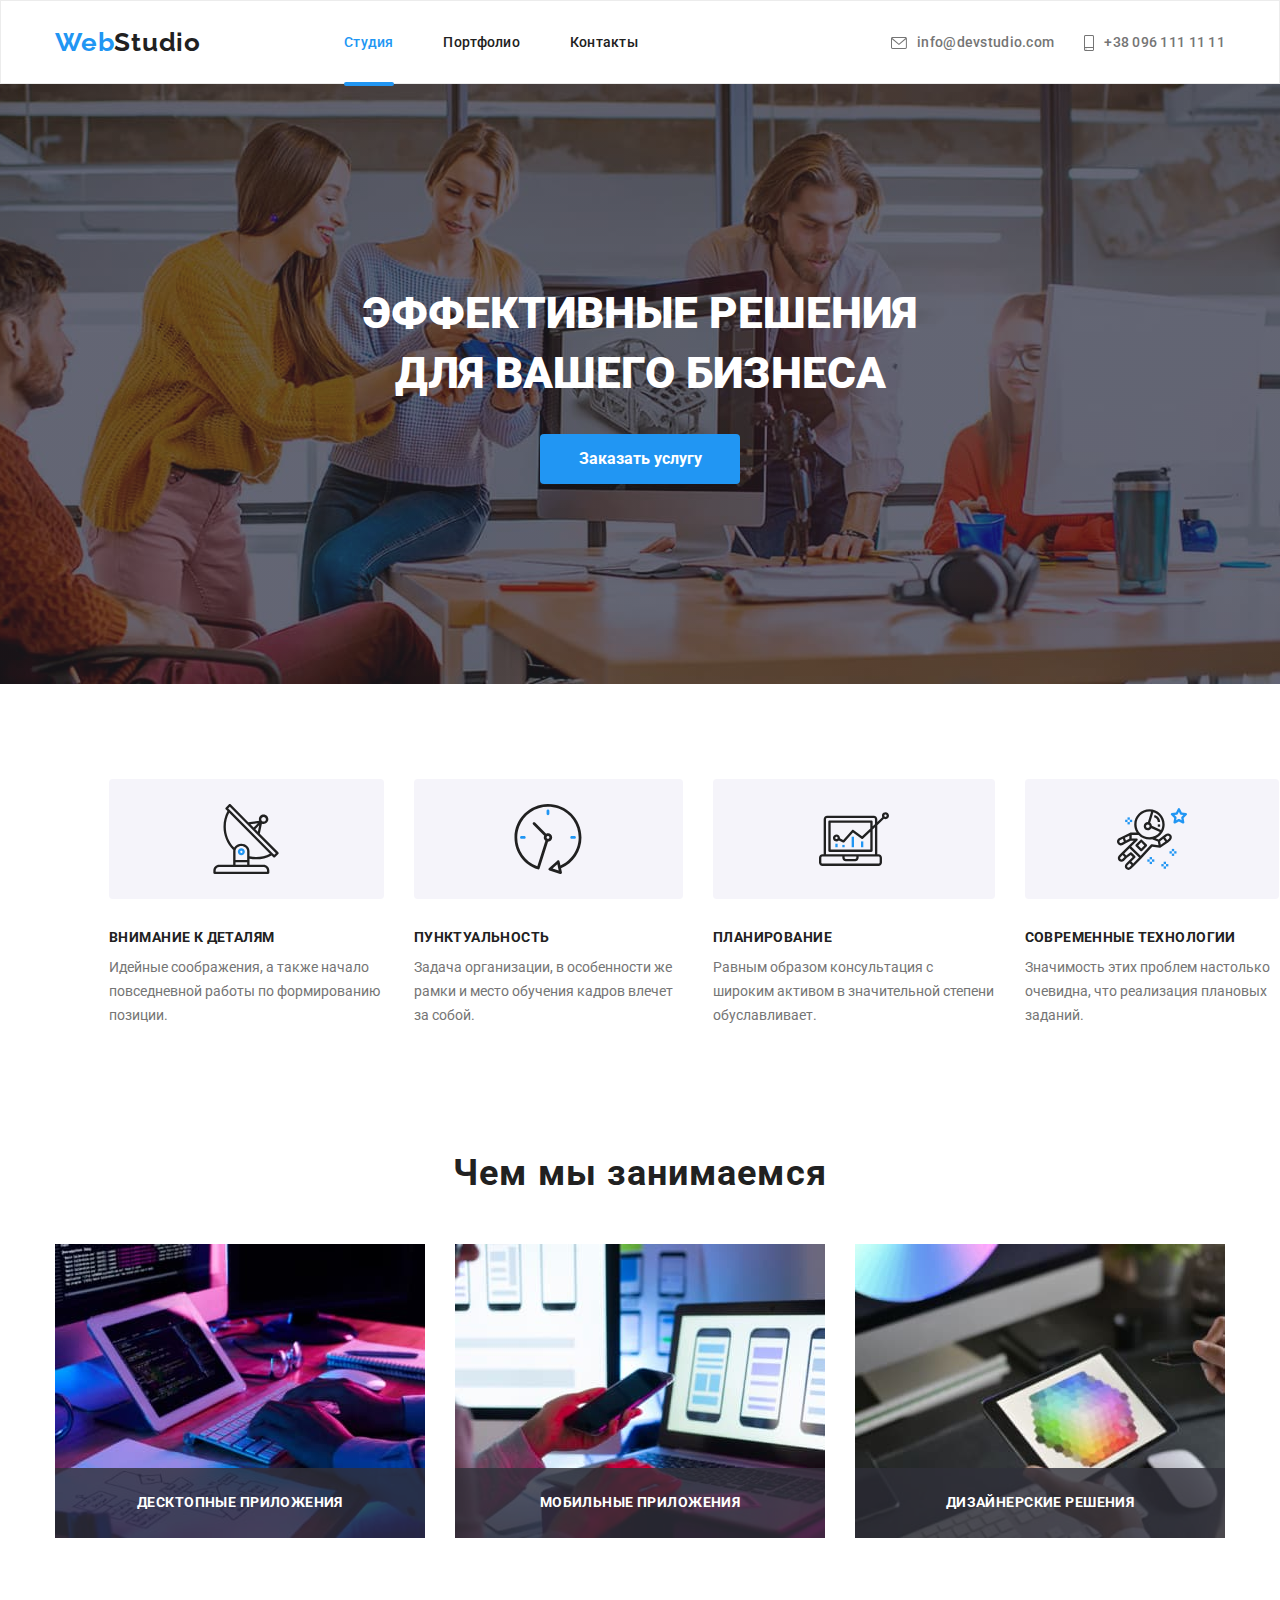
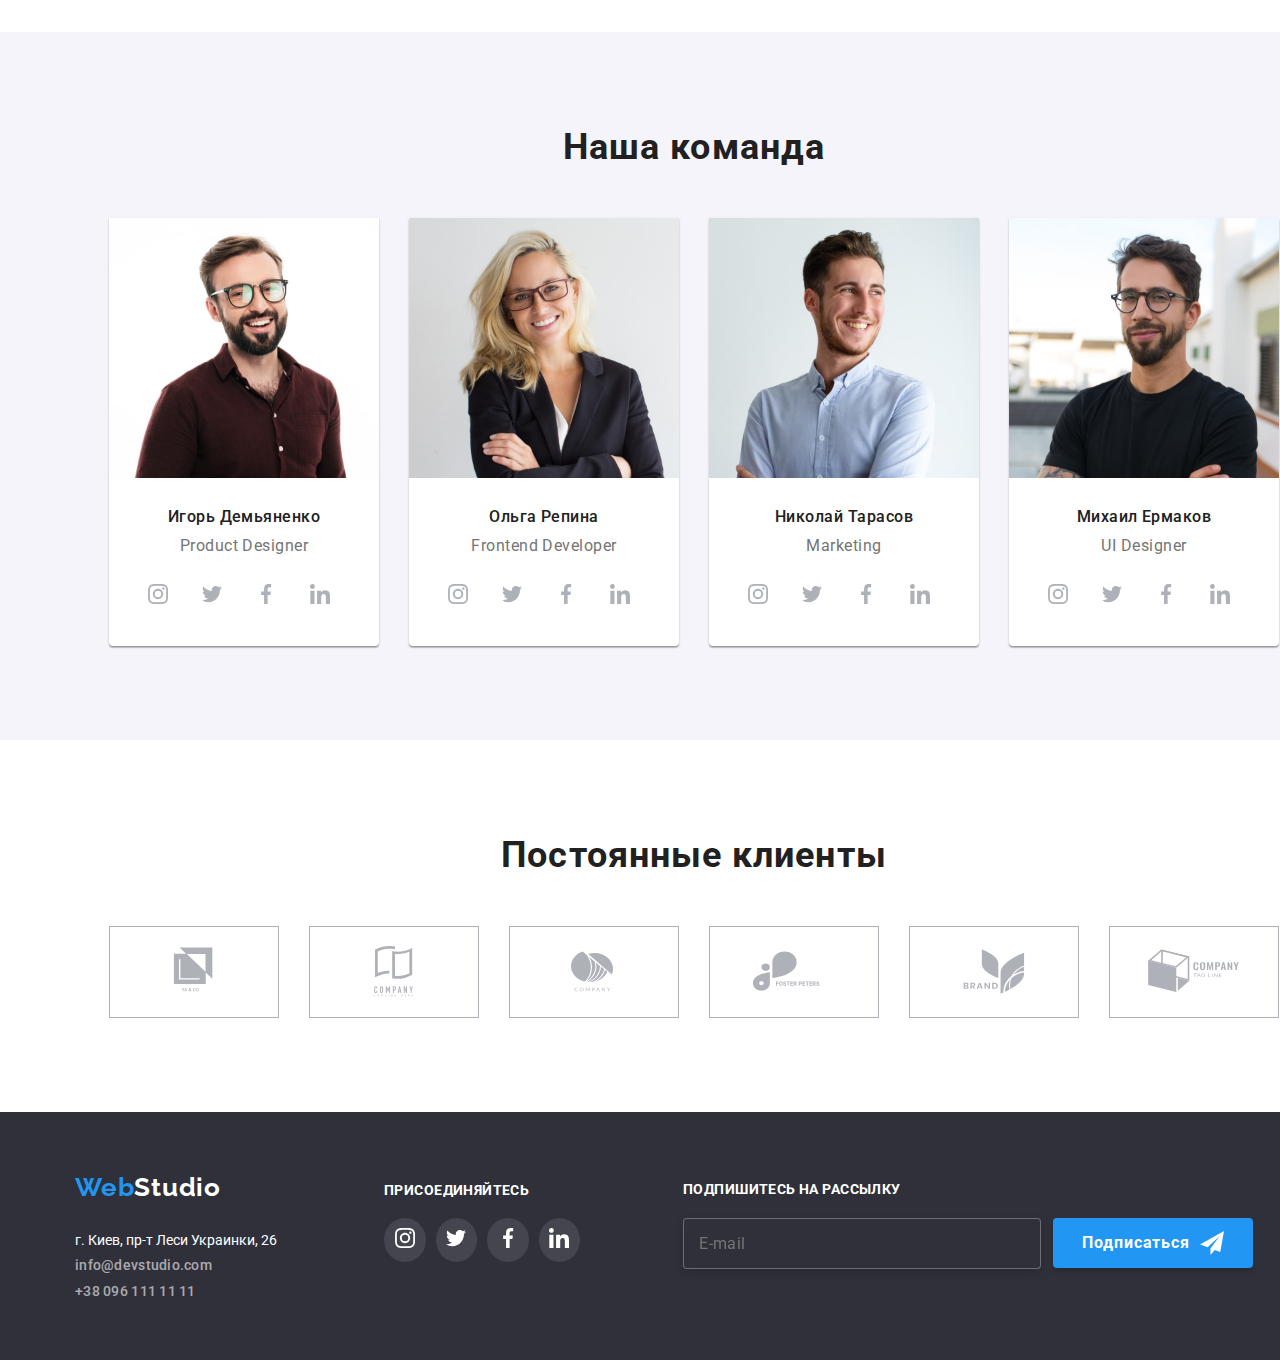
<file: index.html>
<!DOCTYPE html>
<html lang="ru">
  <head>
    <meta charset="UTF-8" />
    <meta http-equiv="X-UA-Compatible" content="IE=edge" />
    <meta name="viewport" content="width=device-width, initial-scale=1.0" />
    <title>Studio</title>

    <link
      rel="stylesheet"
      href="https://cdnjs.cloudflare.com/ajax/libs/modern-normalize/1.1.0/modern-normalize.min.css"
    />

    <link rel="preconnect" href="https://fonts.gstatic.com" />
    <link
      href="https://fonts.googleapis.com/css2?family=Raleway:wght@700&family=Roboto:wght@400;500;700;900&display=swap"
      rel="stylesheet"
    />
    <link rel="stylesheet" href="./css/styles.css" />
  </head>
  <body>
    <header class="page-header">
      <div class="container">
        <a lang="en" href="./index.html" class="logo">
          <span class="logo__text-blue">Web</span>Studio</a
        >
        <nav class="nav">
          <ul class="nav-links">
            <li>
              <a href="./index.html" class="link active">Студия</a>
            </li>
            <li><a href="./portfolio.html" class="link">Портфолио</a></li>
            <li><a href="#" class="link">Контакты</a></li>
          </ul>
          <ul class="contacts-links">
            <li>
              <a href="mailto:info@devstudio.com" class="link">
                <svg class="icon-envelope" width="16" height="12">
                  <use href="./images/icons.svg#icon-envelope"></use>
                </svg>
                info@devstudio.com
              </a>
            </li>
            <li>
              <a href="tel:+380961111111" class="link">
                <svg class="icon-smartphone" width="10" height="16">
                  <use href="./images/icons.svg#icon-smartphone"></use>
                </svg>
                +38 096 111 11 11</a
              >
            </li>
          </ul>
        </nav>
      </div>
    </header>
    <main>
      <!--Hero section-->
      <section class="hero-section">
        <div class="container">
          <h1 class="hero-title">
            Эффективные решения <br />
            для вашего бизнеса
          </h1>
          <button type="button" class="hero-button" data-modal-open>Заказать услугу</button>
        </div>
      </section>
      <!--Features section-->
      <section class="features-section">
        <div class="container">
          <h2 class="hidden">Преимущества</h2>
          <ul class="features-list">
            <li class="features-box icon-antenna">
              <h3 class="features-title">Внимание к деталям</h3>
              <p class="features-text">
                Идейные соображения, а также начало повседневной работы по формированию позиции.
              </p>
            </li>
            <li class="features-box icon-clock">
              <h3 class="features-title">Пунктуальность</h3>
              <p class="features-text">
                Задача организации, в особенности же рамки и место обучения кадров влечет за собой.
              </p>
            </li>
            <li class="features-box icon-diagram">
              <h3 class="features-title">Планирование</h3>
              <p class="features-text">
                Равным образом консультация с широким активом в значительной степени обуславливает.
              </p>
            </li>
            <li class="features-box icon-astronaut">
              <h3 class="features-title">Современные технологии</h3>
              <p class="features-text">
                Значимость этих проблем настолько очевидна, что реализация плановых заданий.
              </p>
            </li>
          </ul>
        </div>
      </section>
      <!--Activities section-->
      <section class="activities-section">
        <div class="container">
          <h2 class="section-title">Чем мы занимаемся</h2>
          <ul class="activities-list">
            <li>
              <div class="wrapper-box">
                <img src="./images/box1.jpg" alt="компьютер" width="370" />
                <div class="overlay-box">
                  <p class="overlay-text-box">Десктопные приложения</p>
                </div>
              </div>
            </li>
            <li>
              <div class="wrapper-box">
                <img src="./images/box2.jpg" alt="смартфон" width="370" />
                <div class="overlay-box">
                  <p class="overlay-text-box">Мобильные приложения</p>
                </div>
              </div>
            </li>
            <li>
              <div class="wrapper-box">
                <img src="./images/box3.jpg" alt="планшет" width="370" />
                <div class="overlay-box">
                  <p class="overlay-text-box">Дизайнерские решения</p>
                </div>
              </div>
            </li>
          </ul>
        </div>
      </section>
      <!--Our team section-->
      <section class="team-section">
        <div class="container">
          <h2 class="section-title">Наша команда</h2>
          <ul class="team-list">
            <li class="team-card">
              <img src="./images/pic1.jpg" alt="Игорь Демьяненко" width="270" />
              <div class="name-box">
                <h3 class="team-title">Игорь Демьяненко</h3>
                <p lang="en" class="team-text">Product Designer</p>
              </div>
              <ul class="icons-list">
                <li class="icon-item">
                  <a href="#" class="icon-link">
                    <svg class="icon" width="20" height="20">
                      <use href="./images/icons.svg#icon-instagram"></use>
                    </svg>
                  </a>
                </li>
                <li class="icon-item">
                  <a href="#" class="icon-link">
                    <svg class="icon" width="20" height="20">
                      <use href="./images/icons.svg#icon-twitter"></use>
                    </svg>
                  </a>
                </li>
                <li class="icon-item">
                  <a href="#" class="icon-link">
                    <svg class="icon" width="20" height="20">
                      <use href="./images/icons.svg#icon-facebook"></use>
                    </svg>
                  </a>
                </li>
                <li class="icon-item">
                  <a href="#" class="icon-link">
                    <svg class="icon" width="20" height="20">
                      <use href="./images/icons.svg#icon-linkedin"></use>
                    </svg>
                  </a>
                </li>
              </ul>
            </li>
            <li class="team-card">
              <img src="./images/pic2.jpg" alt="Ольга Репина" width="270" />
              <div class="name-box">
                <h3 class="team-title">Ольга Репина</h3>
                <p lang="en" class="team-text">Frontend Developer</p>
              </div>
              <ul class="icons-list">
                <li class="icon-item">
                  <a href="#" class="icon-link">
                    <svg class="icon" width="20" height="20">
                      <use href="./images/icons.svg#icon-instagram"></use>
                    </svg>
                  </a>
                </li>
                <li class="icon-item">
                  <a href="#" class="icon-link">
                    <svg class="icon" width="20" height="20">
                      <use href="./images/icons.svg#icon-twitter"></use>
                    </svg>
                  </a>
                </li>
                <li class="icon-item">
                  <a href="#" class="icon-link">
                    <svg class="icon" width="20" height="20">
                      <use href="./images/icons.svg#icon-facebook"></use>
                    </svg>
                  </a>
                </li>
                <li class="icon-item">
                  <a href="#" class="icon-link">
                    <svg class="icon" width="20" height="20">
                      <use href="./images/icons.svg#icon-linkedin"></use>
                    </svg>
                  </a>
                </li>
              </ul>
            </li>
            <li class="team-card">
              <img src="./images/pic3.jpg" alt="Николай Тарасов" width="270" />
              <div class="name-box">
                <h3 class="team-title">Николай Тарасов</h3>
                <p lang="en" class="team-text">Marketing</p>
              </div>
              <ul class="icons-list">
                <li class="icon-item">
                  <a href="#" class="icon-link">
                    <svg class="icon" width="20" height="20">
                      <use href="./images/icons.svg#icon-instagram"></use>
                    </svg>
                  </a>
                </li>
                <li class="icon-item">
                  <a href="#" class="icon-link">
                    <svg class="icon" width="20" height="20">
                      <use href="./images/icons.svg#icon-twitter"></use>
                    </svg>
                  </a>
                </li>
                <li class="icon-item">
                  <a href="#" class="icon-link">
                    <svg class="icon" width="20" height="20">
                      <use href="./images/icons.svg#icon-facebook"></use>
                    </svg>
                  </a>
                </li>
                <li class="icon-item">
                  <a href="#" class="icon-link">
                    <svg class="icon" width="20" height="20">
                      <use href="./images/icons.svg#icon-linkedin"></use>
                    </svg>
                  </a>
                </li>
              </ul>
            </li>
            <li class="team-card">
              <img src="./images/pic4.jpg" alt="Михаил Ермаков" width="270" />
              <div class="name-box">
                <h3 class="team-title">Михаил Ермаков</h3>
                <p lang="en" class="team-text">UI Designer</p>
              </div>
              <ul class="icons-list">
                <li class="icon-item">
                  <a href="#" class="icon-link">
                    <svg class="icon" width="20" height="20">
                      <use href="./images/icons.svg#icon-instagram"></use>
                    </svg>
                  </a>
                </li>
                <li class="icon-item">
                  <a href="#" class="icon-link">
                    <svg class="icon" width="20" height="20">
                      <use href="./images/icons.svg#icon-twitter"></use>
                    </svg>
                  </a>
                </li>
                <li class="icon-item">
                  <a href="#" class="icon-link">
                    <svg class="icon" width="20" height="20">
                      <use href="./images/icons.svg#icon-facebook"></use>
                    </svg>
                  </a>
                </li>
                <li class="icon-item">
                  <a href="#" class="icon-link">
                    <svg class="icon" width="20" height="20">
                      <use href="./images/icons.svg#icon-linkedin"></use>
                    </svg>
                  </a>
                </li>
              </ul>
            </li>
          </ul>
        </div>
      </section>
      <!--Clients-->
      <section class="clients-section">
        <div class="container">
          <h2 class="section-title">Постоянные клиенты</h2>
          <ul class="clients-list">
            <li class="client-box">
              <a href="#">
                <svg class="icon-client" width="170" height="92">
                  <use href="./images/icons.svg#icon-client1"></use>
                </svg>
              </a>
            </li>
            <li>
              <a href="#">
                <svg class="icon-client" width="170" height="92">
                  <use href="./images/icons.svg#icon-client2"></use>
                </svg>
              </a>
            </li>
            <li>
              <a href="#">
                <svg class="icon-client" width="170" height="92">
                  <use href="./images/icons.svg#icon-client3"></use>
                </svg>
              </a>
            </li>
            <li>
              <a href="#">
                <svg class="icon-client" width="170" height="92">
                  <use href="./images/icons.svg#icon-client4"></use>
                </svg>
              </a>
            </li>
            <li>
              <a href="#">
                <svg class="icon-client" width="170" height="92">
                  <use href="./images/icons.svg#icon-client5"></use>
                </svg>
              </a>
            </li>
            <li>
              <a href="#">
                <svg class="icon-client" width="170" height="92">
                  <use href="./images/icons.svg#icon-client6"></use>
                </svg>
              </a>
            </li>
          </ul>
        </div>
      </section>
    </main>
    <footer class="page-footer">
      <div class="container">
        <div class="logo-adress">
          <a lang="en" href="./index.html" class="logo">
            <span class="logo__text-blue">Web</span><span class="logo__text-white">Studio</span></a
          >
          <address class="adress">
            <ul>
              <li>
                <p>г. Киев, пр-т Леси Украинки, 26</p>
              </li>
              <li>
                <a href="mailto:info@devstudio.com" class="link">info@devstudio.com</a>
              </li>
              <li>
                <a href="tel:+380961111111" class="link">+38 096 111 11 11</a>
              </li>
            </ul>
          </address>
        </div>
        <div class="join">
          <p>Присоединяйтесь</p>
          <ul class="icons-list">
            <li class="icon-item">
              <a href="#" class="footer-link">
                <svg class="icon" width="20" height="20">
                  <use href="./images/icons.svg#icon-instagram"></use>
                </svg>
              </a>
            </li>
            <li class="icon-item">
              <a href="#" class="footer-link">
                <svg class="icon" width="20" height="20">
                  <use href="./images/icons.svg#icon-twitter"></use>
                </svg>
              </a>
            </li>
            <li class="icon-item">
              <a href="#" class="footer-link">
                <svg class="icon" width="20" height="20">
                  <use href="./images/icons.svg#icon-facebook"></use>
                </svg>
              </a>
            </li>
            <li class="icon-item">
              <a href="#" class="footer-link">
                <svg class="icon" width="20" height="20">
                  <use href="./images/icons.svg#icon-linkedin"></use>
                </svg>
              </a>
            </li>
          </ul>
        </div>
        <div class="subscribe">
          <label for="email" class="subscribe-label">подпишитесь на рассылку</label>
          <span class="subscribe-form">
            <input
              class="subscribe-input"
              type="email"
              name="email"
              id="email"
              placeholder="E-mail"
              required
            />
            <button type="submit" class="subscribe-button">
              Подписаться
              <svg class="button-icon" width="24" height="24">
                <use href="./images/modal-icons.svg#icon-icon-send"></use>
              </svg>
            </button>
          </span>
        </div>
      </div>
    </footer>
    <!--Бекдроп и модальное окно-->
    <div class="backdrop is-hidden" data-modal>
      <div class="modal">
        <button class="close-button" data-modal-close>&#10006;</button>
        <form action="#" class="form">
          <p class="form-title">Оставьте свои данные, мы вам перезвоним</p>
          <div class="form-row">
            <label for="name" class="form-label">Имя</label>
            <input type="text" name="name" id="name" required />
            <svg class="form-icon" width="18" height="18">
              <use href="./images/modal-icons.svg#icon-modal-name"></use>
            </svg>
          </div>

          <div class="form-row">
            <label for="phone" class="form-label">Телефон</label>
            <input type="tel" name="phone" id="phone" />
            <svg class="form-icon" width="18" height="18">
              <use href="./images/modal-icons.svg#icon-modal-phone"></use>
            </svg>
          </div>
          <div class="form-row">
            <label for="email-modal" class="form-label">Почта</label>
            <input type="email" name="email" id="email-modal" required />
            <svg class="form-icon" width="18" height="18">
              <use href="./images/modal-icons.svg#icon-modal-email"></use>
            </svg>
          </div>
          <div class="form-row comment-box">
            <label for="comment" class="form-label">Комментарий</label>
            <textarea name="comment" id="comment" placeholder="Введите текст"></textarea>
          </div>
          <div class="agreement-row">
            <label class="agreement-label">
              <input class="checkbox-input" type="checkbox" name="agreement-conditions" required />

              <span class="icon-box"></span>
              Соглашаюсь с рассылкой и принимаю <a href="#" class="agreement">Условия договора</a>
            </label>
          </div>
          <button type="submit" class="form-button">Отправить</button>
        </form>
      </div>
    </div>
    <script src="./js/modal.js"></script>
  </body>
</html>
</file>
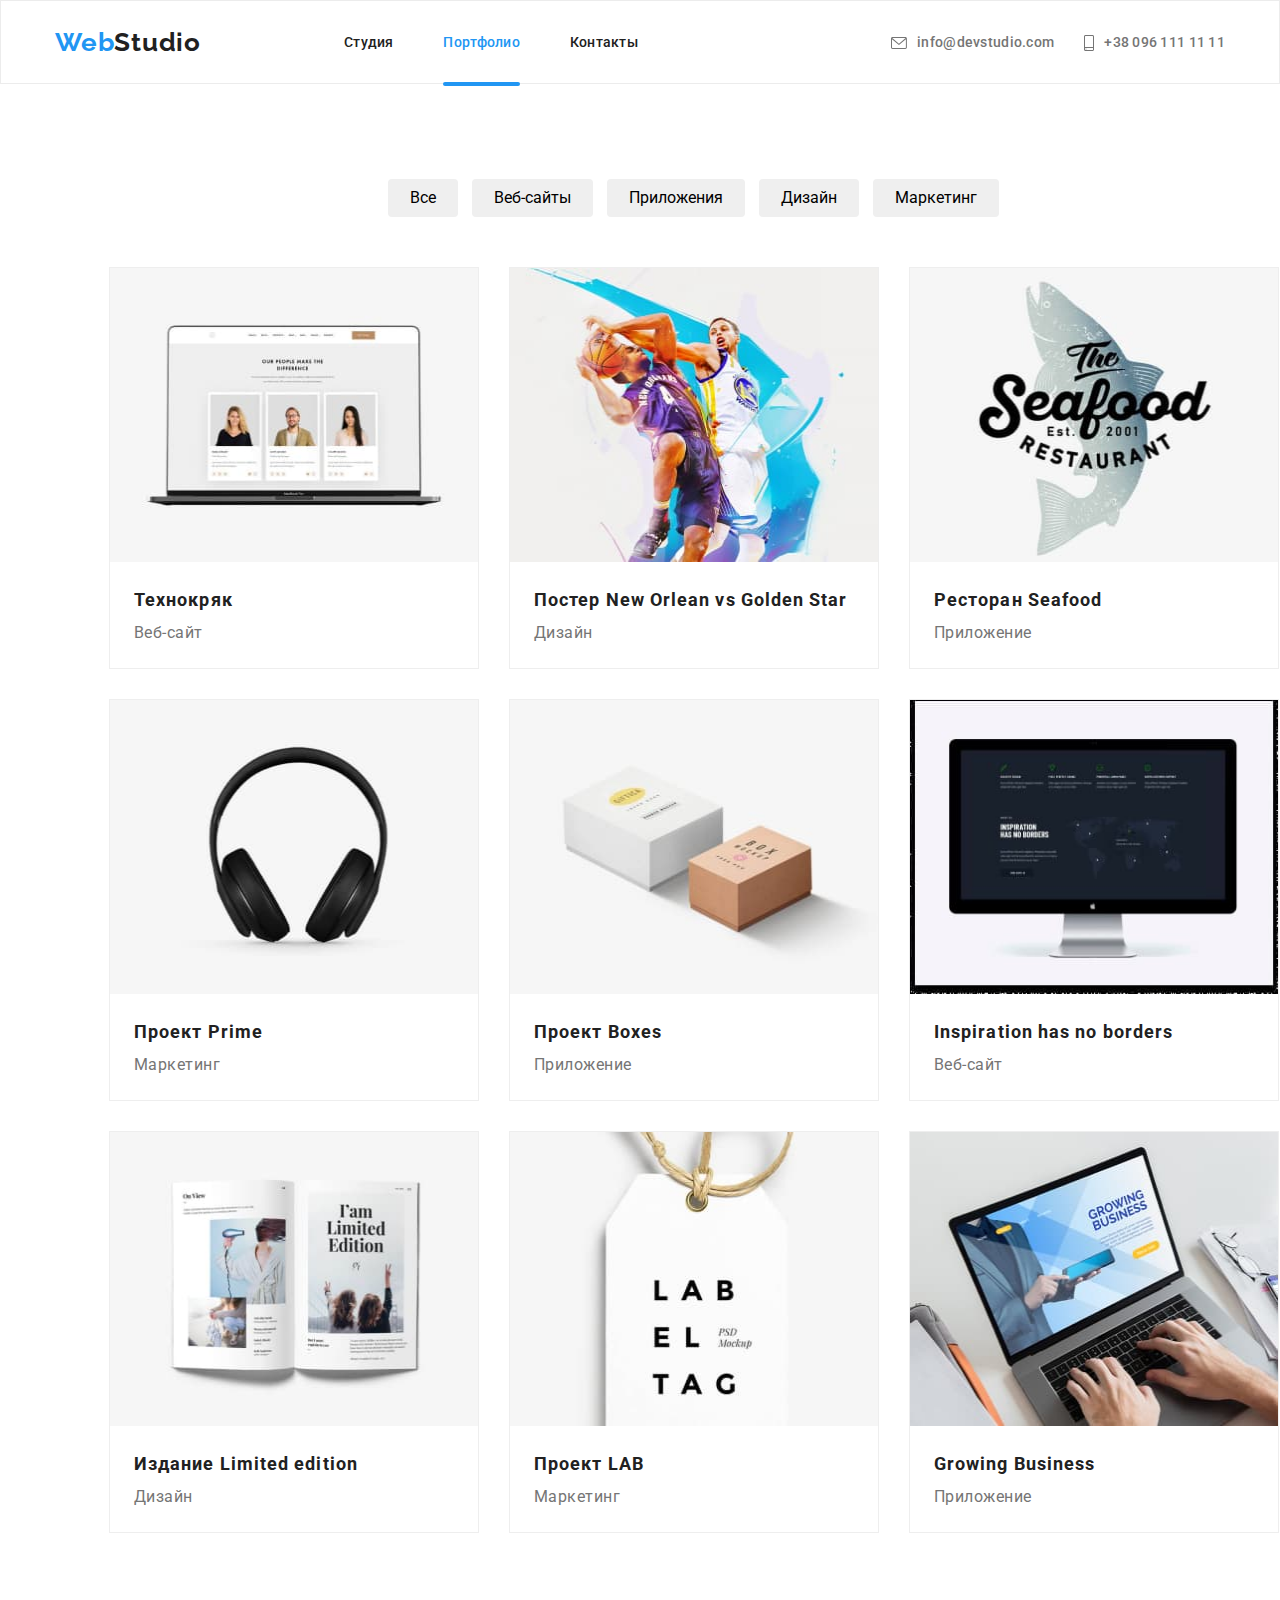
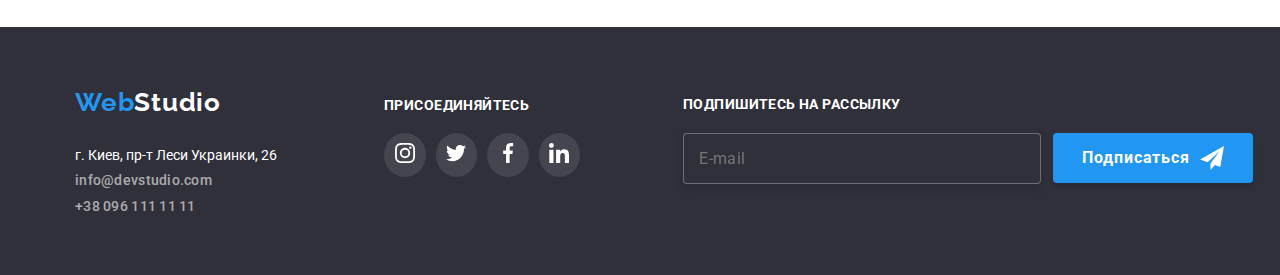
<file: portfolio.html>
<!DOCTYPE html>
<html lang="ru">
  <head>
    <meta charset="UTF-8" />
    <meta http-equiv="X-UA-Compatible" content="IE=edge" />
    <meta name="viewport" content="width=device-width, initial-scale=1.0" />
    <title>Portfolio</title>
    <!-- Сначала нормализатор -->
    <link
      rel="stylesheet"
      href="https://cdnjs.cloudflare.com/ajax/libs/modern-normalize/1.0.0/modern-normalize.min.css"
    />
    <link rel="preconnect" href="https://fonts.gstatic.com" />
    <link
      href="https://fonts.googleapis.com/css2?family=Raleway:wght@700&family=Roboto:wght@400;500;700;900&display=swap"
      rel="stylesheet"
    />
    <link rel="stylesheet" href="./css/styles.css" />
  </head>
  <body>
    <header class="page-header">
      <div class="container">
        <a lang="en" href="./index.html" class="logo">
          <span class="logo__text-blue">Web</span>Studio</a
        >
        <nav class="nav">
          <ul class="nav-links">
            <li>
              <a href="./index.html" class="link">Студия</a>
            </li>
            <li><a href="./portfolio.html" class="link active">Портфолио</a></li>
            <li><a href="#" class="link">Контакты</a></li>
          </ul>
          <ul class="contacts-links">
            <li>
              <a href="mailto:info@devstudio.com" class="link">
                <svg class="icon-envelope" width="16" height="12">
                  <use href="./images/icons.svg#icon-envelope"></use>
                </svg>
                info@devstudio.com
              </a>
            </li>
            <li>
              <a href="tel:+380961111111" class="link">
                <svg class="icon-smartphone" width="10" height="16">
                  <use href="./images/icons.svg#icon-smartphone"></use>
                </svg>
                +38 096 111 11 11</a
              >
            </li>
          </ul>
        </nav>
      </div>
    </header>
    <main class="main-section">
      <!--Filters section-->
      <div class="container">
        <h1 class="hidden">Фильтры</h1>
        <nav class="buttons-box">
          <ul class="filter-buttons">
            <li><button type="button" class="button">Все</button></li>
            <li><button type="button" class="button">Веб-сайты</button></li>
            <li><button type="button" class="button">Приложения</button></li>
            <li><button type="button" class="button">Дизайн</button></li>
            <li><button type="button" class="button">Маркетинг</button></li>
          </ul>
        </nav>
        <!--Projects section-->
        <section class="projects">
          <ul class="projects-set">
            <li class="item">
              <a href="#" class="project-link">
                <div class="wrapper-img">
                  <img src="./images/img2.1.jpg" alt="вебсайт" width="370" height="294" />
                  <div class="overlay">
                    <p class="overlay-text">
                      Технокряк это современная площадка распространения коронавируса. Компании
                      используют эту платформу для цифрового шпионажа и атак на защищённые сервера
                      конкурентов.
                    </p>
                  </div>
                </div>
                <div class="item-text">
                  <h2 class="project-title">Технокряк</h2>
                  <p class="project-text">Веб-сайт</p>
                </div>
              </a>
            </li>
            <li class="item">
              <a href="#" class="project-link">
                <div class="wrapper-img">
                  <img src="./images/img2.2.jpg" alt="вебсайт" width="370" height="294" />
                  <div class="overlay">
                    <p class="overlay-text">
                      Технокряк это современная площадка распространения коронавируса. Компании
                      используют эту платформу для цифрового шпионажа и атак на защищённые сервера
                      конкурентов.
                    </p>
                  </div>
                </div>
                <div class="item-text">
                  <h2 class="project-title">Постер New Orlean vs Golden Star</h2>
                  <p class="project-text">Дизайн</p>
                </div>
              </a>
            </li>
            <li class="item">
              <a href="#" class="project-link">
                <div class="wrapper-img">
                  <img src="./images/img2.3.jpg" alt="вебсайт" width="370" height="294" />
                  <div class="overlay">
                    <p class="overlay-text">
                      Технокряк это современная площадка распространения коронавируса. Компании
                      используют эту платформу для цифрового шпионажа и атак на защищённые сервера
                      конкурентов.
                    </p>
                  </div>
                </div>
                <div class="item-text">
                  <h2 class="project-title">Ресторан Seafood</h2>
                  <p class="project-text">Приложение</p>
                </div>
              </a>
            </li>
            <li class="item">
              <a href="#" class="project-link">
                <div class="wrapper-img">
                  <img src="./images/img2.4.jpg" alt="вебсайт" width="370" height="294" />
                  <div class="overlay">
                    <p class="overlay-text">
                      Технокряк это современная площадка распространения коронавируса. Компании
                      используют эту платформу для цифрового шпионажа и атак на защищённые сервера
                      конкурентов.
                    </p>
                  </div>
                </div>
                <div class="item-text">
                  <h2 class="project-title">Проект Prime</h2>
                  <p class="project-text">Маркетинг</p>
                </div>
              </a>
            </li>
            <li class="item">
              <a href="#" class="project-link">
                <div class="wrapper-img">
                  <img src="./images/img2.5.jpg" alt="вебсайт" width="370" height="294" />
                  <div class="overlay">
                    <p class="overlay-text">
                      Технокряк это современная площадка распространения коронавируса. Компании
                      используют эту платформу для цифрового шпионажа и атак на защищённые сервера
                      конкурентов.
                    </p>
                  </div>
                </div>
                <div class="item-text">
                  <h2 class="project-title">Проект Boxes</h2>
                  <p class="project-text">Приложение</p>
                </div>
              </a>
            </li>
            <li class="item">
              <a href="#" class="project-link">
                <div class="wrapper-img">
                  <img src="./images/img2.6.jpg" alt="вебсайт" width="370" height="294" />
                  <div class="overlay">
                    <p class="overlay-text">
                      Технокряк это современная площадка распространения коронавируса. Компании
                      используют эту платформу для цифрового шпионажа и атак на защищённые сервера
                      конкурентов.
                    </p>
                  </div>
                </div>
                <div class="item-text">
                  <h2 class="project-title">Inspiration has no borders</h2>
                  <p class="project-text">Веб-сайт</p>
                </div>
              </a>
            </li>
            <li class="item">
              <a href="#" class="project-link">
                <div class="wrapper-img">
                  <img src="./images/img2.7.jpg" alt="вебсайт" width="370" height="294" />
                  <div class="overlay">
                    <p class="overlay-text">
                      Технокряк это современная площадка распространения коронавируса. Компании
                      используют эту платформу для цифрового шпионажа и атак на защищённые сервера
                      конкурентов.
                    </p>
                  </div>
                </div>
                <div class="item-text">
                  <h2 class="project-title">Издание Limited edition</h2>
                  <p class="project-text">Дизайн</p>
                </div>
              </a>
            </li>
            <li class="item">
              <a href="#" class="project-link">
                <div class="wrapper-img">
                  <img src="./images/img2.8.jpg" alt="вебсайт" width="370" height="294" />
                  <div class="overlay">
                    <p class="overlay-text">
                      Технокряк это современная площадка распространения коронавируса. Компании
                      используют эту платформу для цифрового шпионажа и атак на защищённые сервера
                      конкурентов.
                    </p>
                  </div>
                </div>
                <div class="item-text">
                  <h2 class="project-title">Проект LAB</h2>
                  <p class="project-text">Маркетинг</p>
                </div>
              </a>
            </li>
            <li class="item">
              <a href="#" class="project-link">
                <div class="wrapper-img">
                  <img src="./images/img2.9.jpg" alt="вебсайт" width="370" height="294" />
                  <div class="overlay">
                    <p class="overlay-text">
                      Технокряк это современная площадка распространения коронавируса. Компании
                      используют эту платформу для цифрового шпионажа и атак на защищённые сервера
                      конкурентов.
                    </p>
                  </div>
                </div>
                <div class="item-text">
                  <h2 class="project-title">Growing Business</h2>
                  <p class="project-text">Приложение</p>
                </div>
              </a>
            </li>
          </ul>
        </section>
      </div>
    </main>
    <footer class="page-footer">
      <div class="container">
        <div class="logo-adress">
          <a lang="en" href="./index.html" class="logo">
            <span class="logo__text-blue">Web</span><span class="logo__text-white">Studio</span></a
          >
          <address class="adress">
            <ul>
              <li>
                <p>г. Киев, пр-т Леси Украинки, 26</p>
              </li>
              <li>
                <a href="mailto:info@devstudio.com" class="link">info@devstudio.com</a>
              </li>
              <li>
                <a href="tel:+380961111111" class="link">+38 096 111 11 11</a>
              </li>
            </ul>
          </address>
        </div>
        <div class="join">
          <p>Присоединяйтесь</p>
          <ul class="icons-list">
            <li class="icon-item">
              <a href="#" class="footer-link">
                <svg class="icon" width="20" height="20">
                  <use href="./images/icons.svg#icon-instagram"></use>
                </svg>
              </a>
            </li>
            <li class="icon-item">
              <a href="#" class="footer-link">
                <svg class="icon" width="20" height="20">
                  <use href="./images/icons.svg#icon-twitter"></use>
                </svg>
              </a>
            </li>
            <li class="icon-item">
              <a href="#" class="footer-link">
                <svg class="icon" width="20" height="20">
                  <use href="./images/icons.svg#icon-facebook"></use>
                </svg>
              </a>
            </li>
            <li class="icon-item">
              <a href="#" class="footer-link">
                <svg class="icon" width="20" height="20">
                  <use href="./images/icons.svg#icon-linkedin"></use>
                </svg>
              </a>
            </li>
          </ul>
        </div>
        <div class="subscribe">
          <label for="email" class="subscribe-label">подпишитесь на рассылку</label>
          <span class="subscribe-form">
            <input
              class="subscribe-input"
              type="email"
              name="email"
              id="email"
              placeholder="E-mail"
              required
            />
            <button type="submit" class="subscribe-button">
              Подписаться
              <svg class="button-icon" width="24" height="24">
                <use href="./images/modal-icons.svg#icon-icon-send"></use>
              </svg>
            </button>
          </span>
        </div>
      </div>
    </footer>
  </body>
</html>
</file>
<file: css/styles.css>
*,
*::after,
*::before {
  box-sizing: border-box;
  margin: 0;
  padding: 0;
}
:root {
  --main-font: 'Roboto';
  --accent-font: 'Raleway';
  --primary-text-color: #212121;
  --primary-white-color: #ffff;
  --accent-color-blue: #2196f3;
  --accent-color-grey: #757575;
  --projects-set-gap: 30px;
}
body {
  font-family: 'Roboto', 'Raleway', sans-serif;
  background-color: #e5e5e5;
  color: var(--primary-text-color);
}
a {
  text-decoration: none;
}
ul {
  list-style: none;
}
img {
  display: block;
  max-width: 100%;
}

.container {
  width: 1200px;
  margin: 0 auto;
  padding: 0 15px;
  box-sizing: border-box;
}
.button {
  border: none;
}
.main-section {
  background-color: var(--primary-white-color);
  padding: 94px 0;
}
/* Header*/
.page-header .container {
  display: flex;
  align-items: center;
}
.page-header {
  border: 1px solid #ececec;
}
.page-header,
.features-section,
.activities-section,
.clients-section {
  background-color: #ffffff;
}
.nav {
  width: 1455px;
  display: flex;
  justify-content: space-between;
}
.nav-links {
  display: flex;
  align-items: center;
  width: 294px;
  justify-content: space-between;
  margin-left: 50px;
  padding: 32px 0;
}
.contacts-links {
  display: flex;
  align-items: flex-end;
}
.contacts-links .link {
  display: flex;
  align-items: center;
  padding: 32px 0;
}
.contacts-links use {
  display: flex;
  align-items: center;
  justify-items: center;
  margin-left: 50px;
}
.logo {
  color: var(--primary-text-color);
  font-family: var(--accent-font);
  line-height: 80px;
  font-weight: bold;
  font-style: normal;
  font-size: 26px;
  line-height: 1.2em;
  letter-spacing: 0.03em;
  margin-right: 93px;
}
.logo__text-blue {
  color: var(--accent-color-blue);
}
.logo__text-white {
  color: var(--primary-white-color);
}
.link {
  font-family: var(--main-font);
  font-style: normal;
  font-weight: 500;
  font-size: 14px;
  line-height: 1.14em;
  letter-spacing: 0.02em;
  color: var(--primary-text-color);
  cursor: pointer;
  transition: color 250ms cubic-bezier(0.4, 0, 0.2, 1);
}
.active {
  position: relative;
  color: var(--accent-color-blue);
}
.active::after {
  content: '';
  position: absolute;
  left: 0;
  bottom: -36px;
  background-color: var(--accent-color-blue);
  border-radius: 2px;
  width: 100%;
  height: 4px;
}

.contacts-links a {
  color: var(--accent-color-grey);
  margin-left: 30px;
  transition: color 1500ms cubic-bezier(0.4, 0, 0.2, 1);
}
.icon-envelope,
.icon-smartphone {
  margin-right: 10px;
  fill: currentColor;
}
.contacts-links a:hover {
  color: var(--accent-color-blue);
}
.page-footer .link {
  color: rgba(255, 255, 255, 0.6);
}
.link:hover,
.link:focus {
  color: var(--accent-color-blue);
}
/*Hero section*/
.hero-section .container {
  color: var(--primary-white-color);
  display: flex;
  flex-direction: column;
  align-items: center;
  margin: 0 auto;
}

.hero-section {
  padding: 94px;
  padding: 200px 0 200px 0;
  background-image: linear-gradient(to right, rgba(47, 48, 58, 0.4), rgba(47, 48, 58, 0.4)),
    url(../images/background.jpg);
  height: 600px;
  margin-right: auto;
  margin-left: auto;
  background-color: #c4c4c4;
  background-size: 1600px;
  background-repeat: no-repeat;
  background-position: center;
}
.hero-title {
  font-family: var(--main-font);
  font-style: normal;
  font-weight: 900;
  font-size: 44px;
  line-height: 1.36em;
  letter-spacing: 6%;
  color: var(--primary-white-color);
  margin-bottom: 30px;
  text-transform: uppercase;
  text-align: center;
  width: 696px;
}

.hero-button {
  width: 200px;
  height: 50px;
  background: var(--accent-color-blue);
  border-radius: 4px;
  color: var(--primary-white-color);
  cursor: pointer;
  font-family: var(--main-font);
  font-size: 16px;
  font-weight: 700;
  padding: 10px 32px;
  border: none;
  transition: background-color 250ms cubic-bezier(0.4, 0, 0.2, 1);
}
.hero-button:hover {
  background-color: #188ce8;
}
.hidden {
  overflow: hidden;
  width: 1px;
  height: 1px;
  opacity: 0;
}
/*Features section*/
.section-title {
  font-family: var(--main-font);
  font-style: normal;
  font-weight: bold;
  font-size: 36px;
  line-height: 1.16em;
  text-align: center;
  letter-spacing: 0.03em;
  color: var(--primary-text-color);
}
.features-section {
  padding: 94px;
}
.features-list li:not(:last-child) {
  margin-right: 30px;
}
.features-list {
  margin-bottom: 30px;
}
.features-box::before {
  content: '';
  display: block;
  height: 120px;
  background-repeat: no-repeat;
  background-size: 70px;
  background-position: center;
  background-color: #f5f4fa;
  border-radius: 4px;
}
.icon-antenna::before {
  background-image: url(../images/antenna.svg);
}
.icon-clock::before {
  background-image: url(../images/clock.svg);
}
.icon-diagram::before {
  background-image: url(../images/diagram.svg);
}
.icon-astronaut::before {
  background-image: url(../images/astronaut.svg);
}
.features-title {
  font-family: var(--main-font);
  font-weight: 700;
  font-size: 14px;
  font-style: normal;
  line-height: 1.17em;
  letter-spacing: 0.03em;
  color: var(--primary-text-color);
  text-transform: uppercase;
  margin-bottom: 10px;
  margin-top: 30px;
}

.features-text {
  font-family: var(--main-font);
  font-weight: 400;
  font-size: 14px;
  font-style: normal;
  line-height: 1.71em;
  color: var(--accent-color-grey);
}
.features-list {
  display: flex;
  justify-content: space-between;
}
/* Activities  section*/
.activities-section {
  padding-bottom: 94px;
}
.activities-list {
  display: flex;
  justify-content: space-between;
}
.activities-list li:not(:last-child) {
  margin-right: 30px;
}
.section-title {
  font-family: var(--main-font);
  font-weight: 700;
  font-size: 36px;
  font-style: normal;
  line-height: 1.17em;
  color: var(--primary-text-color);
  margin-bottom: 50px;
}
.wrapper-box {
  position: relative;
}
.overlay-box {
  position: absolute;
  bottom: 0;
  height: 70px;
  width: 100%;
  background-color: rgba(47, 48, 58, 0.8);
  display: flex;
  align-items: center;
  justify-content: center;
}
.overlay-text-box {
  color: var(--primary-white-color);
  font-family: var(--main-font);
  font-style: normal;
  font-weight: bold;
  font-size: 14px;
  line-height: 1.14em;
  text-align: center;
  letter-spacing: 0.03em;
  text-transform: uppercase;
}
/*Team section*/
.team-section {
  background-color: #f5f4fa;
  padding: 94px;
}

.team-list {
  display: flex;
  justify-content: space-between;
}
.team-list li:not(:last-child) {
  margin-right: 30px;
}
.team-card {
  background-color: var(--primary-white-color);
  padding: 30px auto;
}
.team-list li {
  width: 270px;
  border-radius: 0px 0px 4px 4px;
  box-shadow: 0px 1px 3px rgba(0, 0, 0, 0.12), 0px 1px 1px rgba(0, 0, 0, 0.14),
    0px 2px 1px rgba(0, 0, 0, 0.2);
}

.team-title {
  font-family: var(--main-font);
  font-style: normal;
  font-weight: 500;
  font-size: 16px;
  line-height: 1.18em;
  text-align: center;
  letter-spacing: 0.03em;
  margin-top: 30px;
  margin-bottom: 10px;
}
.name-box:first-child {
  width: 151px;
}
.name-box {
  margin-bottom: 16px;
}
.team-text {
  font-family: var(--main-font);
  font-style: normal;
  font-weight: normal;
  font-size: 16px;
  line-height: 1.18em;
  text-align: center;
  letter-spacing: 0.03em;
  color: var(--accent-color-grey);
}
.icons-list {
  display: flex;
  justify-content: center;
  margin-bottom: 30px;
}
.icons-list li:not(:last-child) {
  margin-right: 10px;
}
.icon-link {
  display: flex;
  justify-content: center;
  align-items: center;
}
.icons-list li {
  width: 44px;
  height: 44px;
  box-shadow: none;
  display: flex;
  justify-content: center;
  align-items: center;
  margin-right: 10px;
  border-radius: 50%;
}
.icon {
  fill: #afb1b8;
}
.icon-item {
  transition: background-color 250ms cubic-bezier(0.4, 0, 0.2, 1);
}
.icon-item:hover {
  background-color: var(--accent-color-blue);
  cursor: pointer;
}
.icons-list li:hover use {
  fill: var(--primary-white-color);
}
.clients-section {
  padding: 94px;
}
/*Clients*/
.clients-list li {
  width: 170px;
  height: 92px;
  padding: 16px 32px;
  border: 1px solid #afb1b8;
}

.clients-list {
  display: flex;
  justify-content: space-between;
}
.clients-list a {
  color: #afb1b8;
  transition: color 250ms cubic-bezier(0.4, 0, 0.2, 1);
}
.clients-list li:not(:last-child) {
  margin-right: 30px;
}
.icon-client {
  width: 100%;
  height: 100%;
  fill: currentColor;
}

.clients-list li:hover a {
  color: var(--accent-color-blue);
  cursor: pointer;
}
.clients-list li:hover {
  border-color: var(--accent-color-blue);
  cursor: pointer;
}
.client-box {
  display: flex;
  justify-content: center;
  align-items: center;
}
/*Footer*/
.page-footer {
  background-color: #2f303a;
  padding: 60px;
}
.page-footer .container {
  display: flex;
}
.adress {
  font-family: var(--main-font);
  font-size: 14px;
  font-style: normal;
  color: var(--primary-white-color);
  padding-top: 20px;
}
.adress li {
  margin-top: 9px;
}
.join {
  width: 206px;
  display: flex;
  flex-direction: column;
  justify-content: left;
  padding: 0;
  margin: 0;
  margin-left: 70px;
}
.join .icons-list {
  margin-left: 0;
  margin-top: 0;
}
.join .icon {
  fill: var(--primary-white-color);
}
.join .icon-item {
  background: rgba(255, 255, 255, 0.1);
  transition: background 250ms cubic-bezier(0.4, 0, 0.2, 1);
}
.join .icon-item:hover,
.join .icon-item:focus {
  background: var(--accent-color-blue);
}
.join p {
  color: var(--primary-white-color);
  font-family: var(--main-font);
  font-style: normal;
  font-weight: bold;
  font-size: 14px;
  line-height: 16px;
  letter-spacing: 0.03em;
  text-transform: uppercase;
  margin-bottom: 20px;
  padding-top: 10px;
}
.subscribe {
  width: 570px;
  display: flex;
  flex-direction: column;
  justify-content: right;
  width: 570px;
  margin-left: 93px;
}
.subscribe-form {
  display: flex;
  flex-direction: row;
  justify-content: flex-end;
}
.subscribe-label {
  font-family: var(--main-font);
  font-style: normal;
  font-weight: bold;
  font-size: 14px;
  line-height: 1.14em;
  letter-spacing: 0.03em;
  text-transform: uppercase;
  color: var(--primary-white-color);
  padding-top: 10px;
  margin-bottom: 20px;
}
.subscribe-button {
  width: 200px;
  height: 50px;
  background-color: var(--accent-color-blue);
  color: var(--primary-white-color);
  background: #2196f3;
  box-shadow: 0px 4px 4px rgba(0, 0, 0, 0.15);
  border-radius: 4px;
  display: flex;
  justify-content: center;
  align-items: center;
  letter-spacing: 0.06em;
  margin-left: 12px;
  font-family: Roboto;
  font-style: normal;
  font-weight: bold;
  font-size: 16px;
  line-height: 1.87em;
  border: none;
}

.button-icon {
  fill: var(--primary-white-color);
  margin-left: 10px;
}

.subscribe-input {
  width: 358px;
  border: 1px solid rgba(255, 255, 255, 0.3);
  box-sizing: border-box;
  filter: drop-shadow(0px 4px 4px rgba(0, 0, 0, 0.15));
  border-radius: 4px;
  background: #2f303a;
}

.subscribe-form [placeholder] {
  font-family: var(--main-font);
  font-style: normal;
  font-weight: normal;
  font-size: 16px;
  line-height: 1.25px;
  display: flex;
  align-items: center;
  letter-spacing: 0.03em;
  color: rgba(255, 255, 255, 0.6);
}
.subscribe-form input {
  padding: 15px;
}
/*Бекдроп и Модальное окно*/

.backdrop {
  position: fixed;
  top: 0;
  left: 0;
  width: 100%;
  height: 100%;
  background-color: rgba(0, 0, 0, 0.2);
  opacity: 1;
  transition: opacity 250ms cubic-bezier(0.4, 0, 0.2, 1),
    visibility 250ms cubic-bezier(0.4, 0, 0.2, 1);
  z-index: 100;
  display: flex;
  align-items: center;
  justify-content: center;
}
.backdrop.is-hidden {
  opacity: 0;
  visibility: hidden;
  pointer-events: none;
}
.modal {
  position: relative;
  background: var(--primary-white-color);
  max-width: 528px;
  max-height: 581px;
  box-shadow: 0px 1px 3px rgba(0, 0, 0, 0.12), 0px 1px 1px rgba(0, 0, 0, 0.14),
    0px 2px 1px rgba(0, 0, 0, 0.2);
  border-radius: 4px;
  padding: 40px;
}

.close-button {
  border: 1px solid rgba(0, 0, 0, 0.1);
  height: 30px;
  width: 30px;
  border-radius: 50%;
  position: absolute;
  top: 8px;
  right: 8px;
  cursor: pointer;
  text-align: center;
  line-height: 27px;
}
/*Форма*/

.form-title {
  font-family: var(--main-font);
  font-style: normal;
  font-weight: bold;
  font-size: 20px;
  line-height: 1.15em;
  text-align: center;
  letter-spacing: 0.03em;
  color: var(--primary-text-color);
  margin-bottom: 12px;
}
.form-row {
  position: relative;
  display: flex;
  flex-direction: column;
  margin-bottom: 10px;
  color: var(--primary-text-color);
  transition: color 250ms cubic-bezier(0.4, 0, 0.2, 1);
}

.form-icon {
  position: absolute;
  top: 70%;
  transform: translateY(-70%);
  fill: currentColor;
  margin-left: 12px;
  transition: color 250ms cubic-bezier(0.4, 0, 0.2, 1);
}
.form-row [placeholder] {
  font-family: Roboto;
  font-style: normal;
  font-weight: normal;
  font-size: 14px;
  line-height: 1.14em;
  letter-spacing: 0.01em;
  color: rgba(117, 117, 117, 0.5);
}

.form-label {
  font-family: var(--main-font);
  font-style: normal;
  font-weight: normal;
  font-size: 12px;
  line-height: 1.16em;
  letter-spacing: 0.01em;
  color: #757575;
  margin-bottom: 4px;
}
.form-row textarea,
.form-row input {
  border: 1px solid rgba(33, 33, 33, 0.2);
  box-sizing: border-box;
  border-radius: 4px;
  height: 40px;
  padding: 14px;
  outline: none;
  transition: border-color 250ms cubic-bezier(0.4, 0, 0.2, 1),
    color 250ms cubic-bezier(0.4, 0, 0.2, 1);
}
.form-row input {
  padding-left: 42px;
}
.form-row textarea {
  height: 120px;
  color: var(--primary-text-color);
  resize: none;
}
.comment-box {
  margin-bottom: 20px;
}
.form-row textarea:focus,
.form-row input:focus {
  border-color: var(--accent-color-blue);
}

.form-row input:focus + .form-icon {
  color: var(--accent-color-blue);
}
.agreement-row {
  color: var(--primary-white-color);
}
.agreement-label {
  font-family: var(--main-font);
  font-style: normal;
  font-weight: normal;
  font-size: 14px;
  line-height: 24px;
  letter-spacing: 0.03em;
  color: var(--accent-color-grey);
  cursor: pointer;
}
.agreement {
  color: var(--accent-color-blue);
  margin-left: 3px;
}
.agreement-label {
  display: flex;
  align-items: center;
}

.checkbox-input {
  position: absolute;
  -webkit-appearance: none;
  -moz-appearance: none;
  appearance: none;
  display: inline-block;
  cursor: pointer;
}
.icon-box {
  display: inline-block;
  width: 16px;
  height: 15px;
  border: 2px solid var(--primary-text-color);
  border-radius: 4px;
  margin-right: 7px;
  transition: border-color 250ms cubic-bezier(0.4, 0, 0.2, 1);
}
.checkbox-input:focus + .icon-box {
  border-color: var(--accent-color-blue);
}
.checkbox-input:checked + .icon-box {
  background-color: var(--accent-color-blue);
  background-image: url(../images/icon-checked.svg);

  background-size: contain;
  background-origin: border-box;
  border-color: var(--accent-color-blue);
}
.form-button {
  width: 200px;
  height: 50px;
  background: var(--accent-color-blue);
  box-shadow: 0px 4px 4px rgba(0, 0, 0, 0.15);
  border-radius: 4px;
  color: var(--primary-white-color);
  border: none;
  margin-top: 30px;
  margin-left: 124px;
  cursor: pointer;
}

/*Portfolio*/
.main-section {
  background-color: var(--primary-white-color);
  padding: 94px;
}

.projects-set {
  margin: 0;
  padding: 0;
  display: flex;
  flex-wrap: wrap;
  margin-left: calc(-1 * var(--projects-set-gap));
  margin-top: calc(-1 * var(--projects-set-gap));
}
.projects-set > .item {
  border: 1px solid #eeeeee;
  width: 370px;
  margin-left: var(--projects-set-gap);
  margin-top: var(--projects-set-gap);
  padding: 0;
}
.item:hover,
.item:focus {
  box-shadow: 0px 1px 1px rgba(0, 0, 0, 0.12), 0px 4px 4px rgba(0, 0, 0, 0.06),
    1px 4px 6px rgba(0, 0, 0, 0.16);
  cursor: pointer;
}
.item-text {
  padding: 20px 24px;
}
.filter-buttons {
  font-family: var(--main-font);
  font-style: normal;
  font-weight: 500;
  font-size: 16px;
  line-height: 1.16em;
  color: var(--primary-text-color);
  display: flex;
  justify-content: space-between;
}
.filter-buttons .button {
  cursor: pointer;
  height: 38px;
  padding: 6px 22px;
  border-radius: 4px;
}

.buttons-box {
  width: 611px;
  height: 54px;
  margin: 0 279px 34px 279px;
}
.button:hover,
.button:focus {
  background-color: var(--accent-color-blue);
  color: var(--primary-white-color);
  box-shadow: 0px 3px 1px rgba(0, 0, 0, 0.1), 0px 1px 2px rgba(0, 0, 0, 0.08),
    0px 2px 2px rgba(0, 0, 0, 0.12);
}

.project-title {
  font-family: var(--main-font);
  font-style: normal;
  font-weight: bold;
  font-size: 18px;
  line-height: 2em;
  letter-spacing: 0.06em;
  color: var(--primary-text-color);
}
.project-text {
  font-family: var(--main-font);
  font-style: normal;
  font-weight: normal;
  font-size: 16px;
  line-height: 1.87em;
  letter-spacing: 0.03em;
  color: var(--accent-color-grey);
}
.wrapper-img {
  position: relative;
  overflow: hidden;
}
.overlay {
  position: absolute;
  top: 0;
  left: 0;
  width: 100%;
  height: 100%;
  background-color: var(--accent-color-blue);
  padding: 63px 24px;
  transform: translateY(100%);
  transition: transform 250ms cubic-bezier(0.4, 0, 0.2, 1);
}
.overlay-text {
  font-family: var(--main-font);
  font-style: normal;
  font-weight: normal;
  font-size: 18px;
  line-height: 1.55em;
  letter-spacing: 0.03em;
  color: var(--primary-white-color);
}
.projects-set .item:hover,
.projects-set .item:hover .overlay {
  transform: translateY(0);
  box-shadow: 0px 1px 1px rgba(0, 0, 0, 0.12), 0px 4px 4px rgba(0, 0, 0, 0.06),
    1px 4px 6px rgba(0, 0, 0, 0.16);
}
</file>
